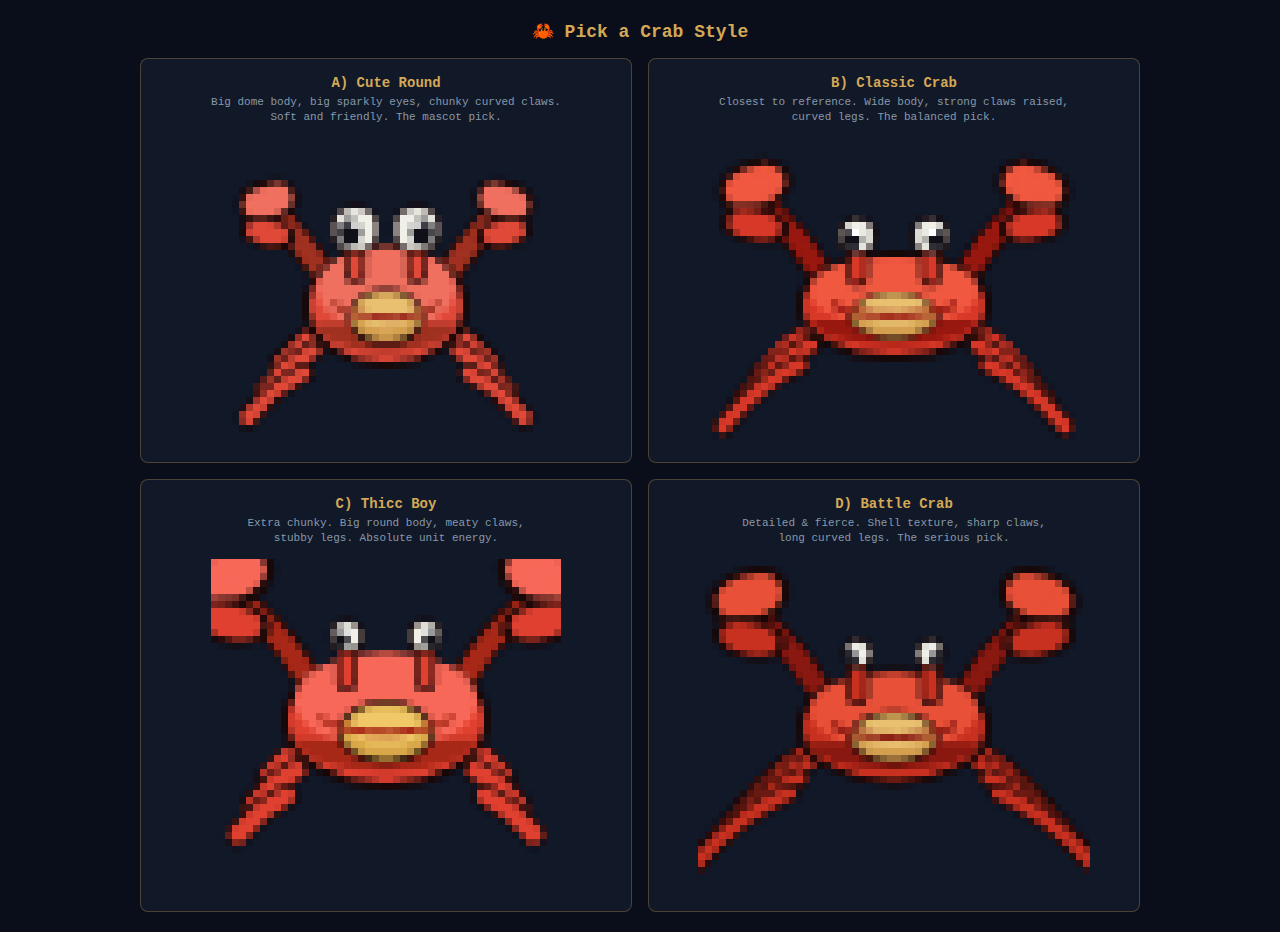
<file: web/crab-styles.html>
<!DOCTYPE html>
<html>
<head>
<meta charset="UTF-8">
<style>
  * { margin:0; padding:0; box-sizing:border-box; }
  body { background:#0a0e1a; color:#e0d8c8; font-family:'Courier New',monospace; padding:20px; }
  .grid { display:grid; grid-template-columns:1fr 1fr; gap:16px; max-width:1000px; margin:0 auto; }
  .card { background:#111828; border:1px solid rgba(212,168,87,0.3); border-radius:8px; padding:16px; text-align:center; }
  .card h3 { color:#d4a857; margin-bottom:4px; font-size:14px; }
  .card p { color:#8899aa; font-size:11px; margin-bottom:12px; line-height:1.4; }
  canvas { image-rendering:pixelated; image-rendering:crisp-edges; display:block; margin:0 auto; }
  h1 { text-align:center; color:#d4a857; margin-bottom:16px; font-size:18px; }
</style>
</head>
<body>
<h1>🦀 Pick a Crab Style</h1>
<div class="grid">
  <div class="card">
    <h3>A) Cute Round</h3>
    <p>Big dome body, big sparkly eyes, chunky curved claws.<br>Soft and friendly. The mascot pick.</p>
    <canvas id="c1" width="48" height="44" style="width:336px;height:308px"></canvas>
  </div>
  <div class="card">
    <h3>B) Classic Crab</h3>
    <p>Closest to reference. Wide body, strong claws raised,<br>curved legs. The balanced pick.</p>
    <canvas id="c2" width="52" height="44" style="width:364px;height:308px"></canvas>
  </div>
  <div class="card">
    <h3>C) Thicc Boy</h3>
    <p>Extra chunky. Big round body, meaty claws,<br>stubby legs. Absolute unit energy.</p>
    <canvas id="c3" width="50" height="42" style="width:350px;height:294px"></canvas>
  </div>
  <div class="card">
    <h3>D) Battle Crab</h3>
    <p>Detailed & fierce. Shell texture, sharp claws,<br>long curved legs. The serious pick.</p>
    <canvas id="c4" width="56" height="48" style="width:392px;height:336px"></canvas>
  </div>
</div>
<script>
// Draw crabs using canvas primitives at low res → pixelated scaling
// This gives organic curves that look like proper pixel art

function drawCrab(canvasId, opts) {
  const cv = document.getElementById(canvasId);
  const ctx = cv.getContext('2d');
  const W = cv.width, H = cv.height;
  ctx.clearRect(0, 0, W, H);

  const {
    bodyColor = '#e04030',
    highlightColor = '#f06850',
    shadowColor = '#a02818',
    darkColor = '#701810',
    outlineColor = '#180808',
    eyeSize = 3,
    bodyW = 18, bodyH = 12,
    bodyX = W/2, bodyY = H*0.48,
    clawSize = 1,
    legCount = 3,
    legThickness = 2,
    legLength = 10,
    bellyColor = '#d4a050',
    bellyHighlight = '#e8c070',
  } = opts;

  // Helper: outlined ellipse
  function filledEllipse(x, y, rx, ry, fill, outline) {
    if (outline) {
      ctx.fillStyle = outline;
      ctx.beginPath();
      ctx.ellipse(x, y, rx+1, ry+1, 0, 0, Math.PI*2);
      ctx.fill();
    }
    ctx.fillStyle = fill;
    ctx.beginPath();
    ctx.ellipse(x, y, rx, ry, 0, 0, Math.PI*2);
    ctx.fill();
  }

  // Helper: draw a curved leg
  function drawLeg(startX, startY, endX, endY, midOffsetX, midOffsetY) {
    ctx.strokeStyle = outlineColor;
    ctx.lineWidth = legThickness + 1;
    ctx.lineCap = 'round';
    ctx.beginPath();
    ctx.moveTo(startX, startY);
    ctx.quadraticCurveTo(startX + midOffsetX, startY + midOffsetY, endX, endY);
    ctx.stroke();

    ctx.strokeStyle = bodyColor;
    ctx.lineWidth = legThickness;
    ctx.beginPath();
    ctx.moveTo(startX, startY);
    ctx.quadraticCurveTo(startX + midOffsetX, startY + midOffsetY, endX, endY);
    ctx.stroke();
  }

  // Helper: draw a claw
  function drawClaw(cx, cy, side, size) {
    const s = side; // -1 left, 1 right
    const sc = 5 * size;

    // Arm
    ctx.strokeStyle = outlineColor;
    ctx.lineWidth = 4;
    ctx.lineCap = 'round';
    ctx.beginPath();
    ctx.moveTo(cx, cy);
    ctx.quadraticCurveTo(cx + s*4, cy - 6*size, cx + s*8*size, cy - 10*size);
    ctx.stroke();
    ctx.strokeStyle = shadowColor;
    ctx.lineWidth = 3;
    ctx.beginPath();
    ctx.moveTo(cx, cy);
    ctx.quadraticCurveTo(cx + s*4, cy - 6*size, cx + s*8*size, cy - 10*size);
    ctx.stroke();

    // Claw pincer - top
    const clawX = cx + s*8*size;
    const clawY = cy - 10*size;

    ctx.fillStyle = outlineColor;
    ctx.beginPath();
    ctx.ellipse(clawX + s*2, clawY - 3*size, 5*size, 3.5*size, s*0.3, 0, Math.PI*2);
    ctx.fill();
    ctx.fillStyle = highlightColor;
    ctx.beginPath();
    ctx.ellipse(clawX + s*2, clawY - 3*size, 4*size, 2.5*size, s*0.3, 0, Math.PI*2);
    ctx.fill();

    // Claw pincer - bottom
    ctx.fillStyle = outlineColor;
    ctx.beginPath();
    ctx.ellipse(clawX + s*2, clawY + 2*size, 4.5*size, 2.5*size, s*-0.2, 0, Math.PI*2);
    ctx.fill();
    ctx.fillStyle = bodyColor;
    ctx.beginPath();
    ctx.ellipse(clawX + s*2, clawY + 2*size, 3.5*size, 1.8*size, s*-0.2, 0, Math.PI*2);
    ctx.fill();

    // Inner highlight
    ctx.fillStyle = highlightColor;
    ctx.beginPath();
    ctx.ellipse(clawX + s*1.5, clawY - 3*size, 2*size, 1.5*size, 0, 0, Math.PI*2);
    ctx.fill();
  }

  // === LEGS ===
  for (let i = 0; i < legCount; i++) {
    const frac = (i + 0.5) / legCount;
    const startOffsetX = (bodyW * 0.4) + i * 1.5;
    const startY = bodyY + bodyH * (0.1 + frac * 0.6);

    const angle = 0.5 + i * 0.4;
    const len = legLength * (0.8 + i * 0.1);

    // Left leg
    drawLeg(
      bodyX - startOffsetX, startY,
      bodyX - startOffsetX - len, startY + len * 0.8,
      -len * 0.5, len * 0.2
    );
    // Right leg
    drawLeg(
      bodyX + startOffsetX, startY,
      bodyX + startOffsetX + len, startY + len * 0.8,
      len * 0.5, len * 0.2
    );
  }

  // === CLAWS ===
  drawClaw(bodyX - bodyW * 0.35, bodyY - bodyH * 0.2, -1, clawSize);
  drawClaw(bodyX + bodyW * 0.35, bodyY - bodyH * 0.2, 1, clawSize);

  // === BODY ===
  // Outline
  filledEllipse(bodyX, bodyY, bodyW/2 + 1, bodyH/2 + 1, outlineColor);
  // Main body
  filledEllipse(bodyX, bodyY, bodyW/2, bodyH/2, bodyColor);
  // Highlight (top dome)
  filledEllipse(bodyX, bodyY - bodyH*0.15, bodyW/2 - 1, bodyH/2 - 2, highlightColor);
  // Shadow (bottom)
  ctx.fillStyle = shadowColor;
  ctx.beginPath();
  ctx.ellipse(bodyX, bodyY + bodyH*0.15, bodyW/2 - 1, bodyH*0.25, 0, 0, Math.PI);
  ctx.fill();

  // Belly segment
  filledEllipse(bodyX, bodyY + bodyH*0.1, bodyW*0.25, bodyH*0.25, outlineColor);
  filledEllipse(bodyX, bodyY + bodyH*0.1, bodyW*0.23, bodyH*0.22, bellyColor);
  filledEllipse(bodyX, bodyY + bodyH*0.05, bodyW*0.18, bodyH*0.15, bellyHighlight);

  // Shell detail lines
  ctx.strokeStyle = shadowColor;
  ctx.lineWidth = 1;
  ctx.beginPath();
  ctx.ellipse(bodyX, bodyY - bodyH*0.05, bodyW*0.35, bodyH*0.15, 0, 0.3, Math.PI - 0.3);
  ctx.stroke();

  // === EYES ===
  // Eye stalks
  const eyeSpacing = bodyW * 0.2;
  for (const side of [-1, 1]) {
    const ex = bodyX + side * eyeSpacing;
    const ey = bodyY - bodyH/2 - 2;

    // Stalk
    ctx.strokeStyle = outlineColor;
    ctx.lineWidth = 3;
    ctx.beginPath();
    ctx.moveTo(ex, bodyY - bodyH*0.3);
    ctx.lineTo(ex, ey);
    ctx.stroke();
    ctx.strokeStyle = bodyColor;
    ctx.lineWidth = 2;
    ctx.beginPath();
    ctx.moveTo(ex, bodyY - bodyH*0.3);
    ctx.lineTo(ex, ey);
    ctx.stroke();

    // Eye
    filledEllipse(ex, ey - 1, eyeSize, eyeSize, outlineColor);
    filledEllipse(ex, ey - 1, eyeSize - 0.5, eyeSize - 0.5, '#f0f0e8');
    // Pupil
    ctx.fillStyle = '#101018';
    ctx.beginPath();
    ctx.ellipse(ex + side * 0.8, ey - 0.5, eyeSize * 0.45, eyeSize * 0.55, 0, 0, Math.PI*2);
    ctx.fill();
    // Sparkle
    ctx.fillStyle = '#ffffff';
    ctx.fillRect(ex + side * 0.3 - 0.5, ey - 2, 1, 1);
  }
}

// A) Cute Round — big eyes, round body, friendly
drawCrab('c1', {
  bodyW: 22, bodyH: 16,
  bodyX: 24, bodyY: 24,
  eyeSize: 3.5,
  clawSize: 0.9,
  legCount: 3,
  legThickness: 2,
  legLength: 8,
  bodyColor: '#e04838',
  highlightColor: '#f07060',
  shadowColor: '#a03020',
  darkColor: '#701810',
});

// B) Classic — balanced proportions, reference style
drawCrab('c2', {
  bodyW: 26, bodyH: 14,
  bodyX: 26, bodyY: 24,
  eyeSize: 2.8,
  clawSize: 1.1,
  legCount: 3,
  legThickness: 2,
  legLength: 11,
  bodyColor: '#d83828',
  highlightColor: '#f05840',
  shadowColor: '#981810',
  darkColor: '#601008',
});

// C) Thicc Boy — extra wide, stubby legs, chunky
drawCrab('c3', {
  bodyW: 28, bodyH: 18,
  bodyX: 25, bodyY: 23,
  eyeSize: 2.5,
  clawSize: 1.3,
  legCount: 3,
  legThickness: 2.5,
  legLength: 7,
  bodyColor: '#e04030',
  highlightColor: '#f86858',
  shadowColor: '#a82818',
  darkColor: '#681008',
  bellyColor: '#d8a848',
  bellyHighlight: '#f0c868',
});

// D) Battle Crab — detailed, long legs, fierce
drawCrab('c4', {
  bodyW: 26, bodyH: 15,
  bodyX: 28, bodyY: 24,
  eyeSize: 2.2,
  clawSize: 1.2,
  legCount: 4,
  legThickness: 1.8,
  legLength: 14,
  bodyColor: '#c83020',
  highlightColor: '#e85038',
  shadowColor: '#881810',
  darkColor: '#500808',
});
</script>
</body>
</html>
</file>
